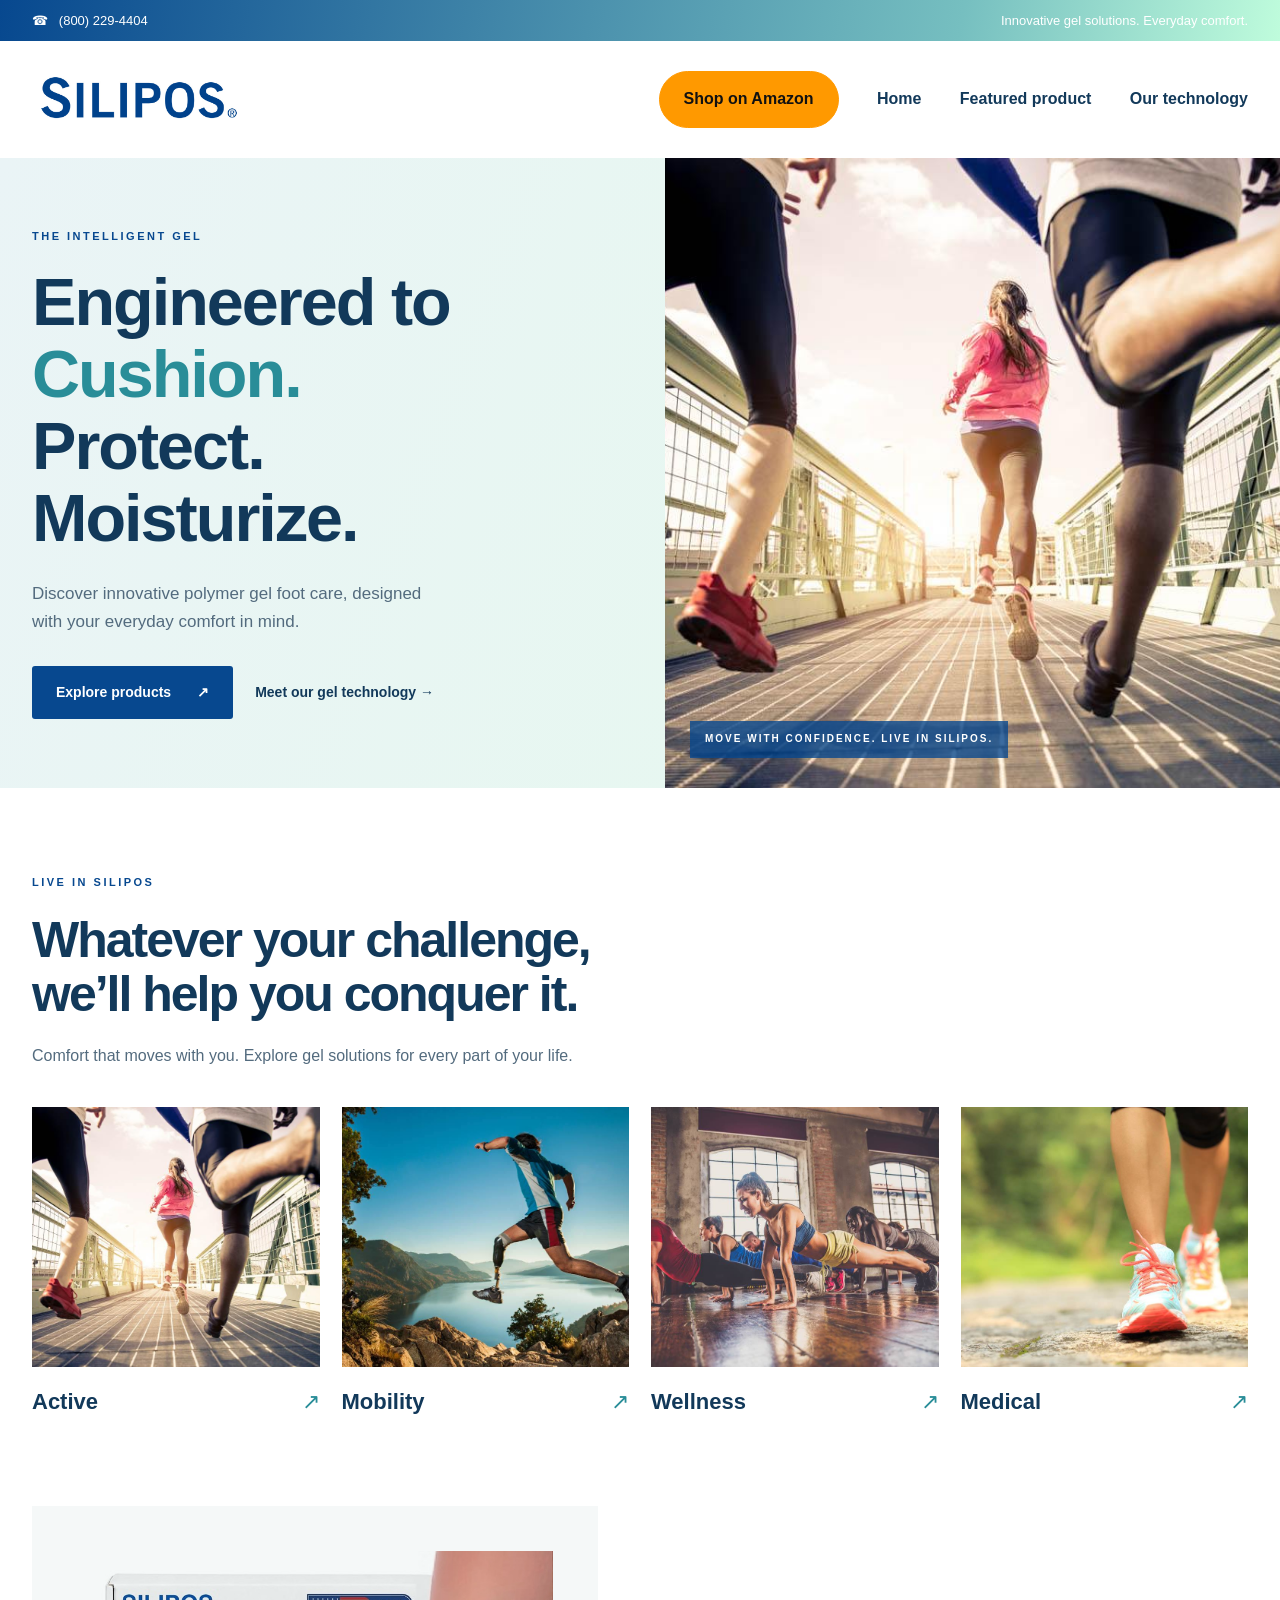
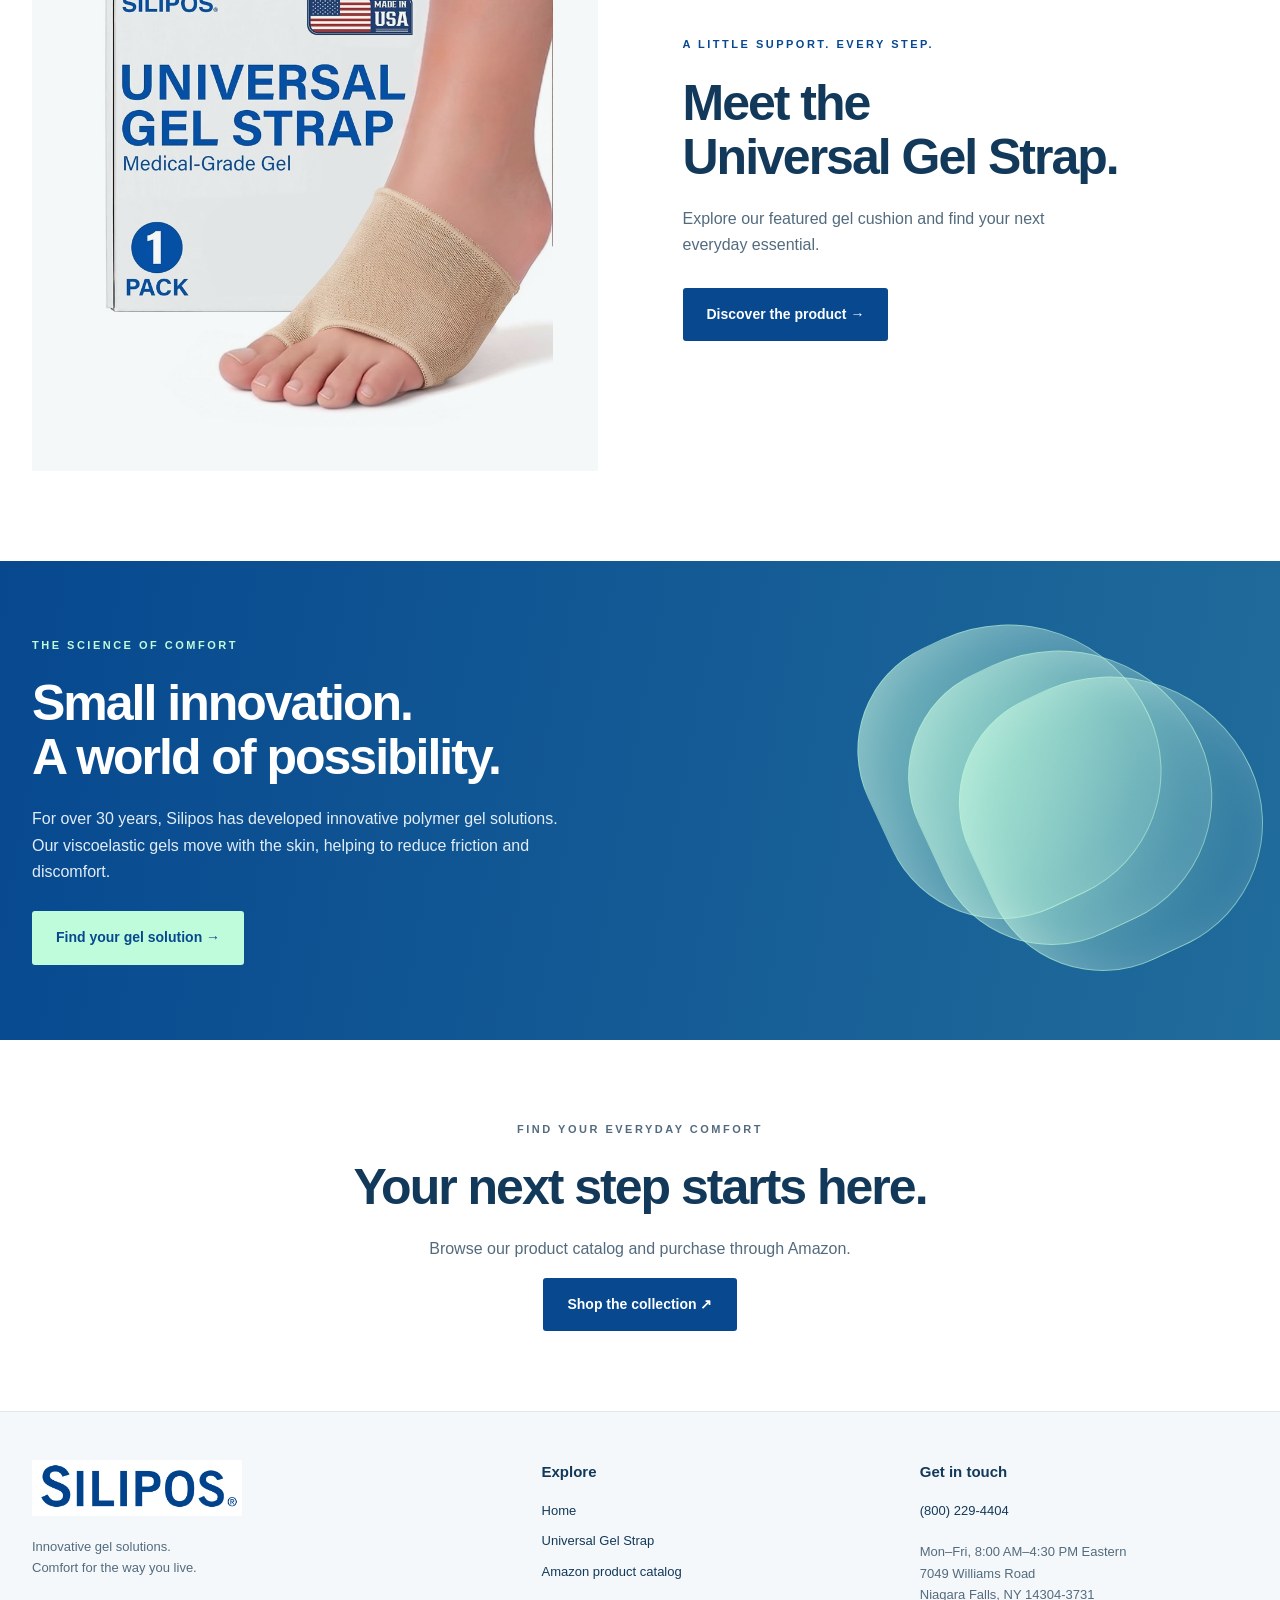
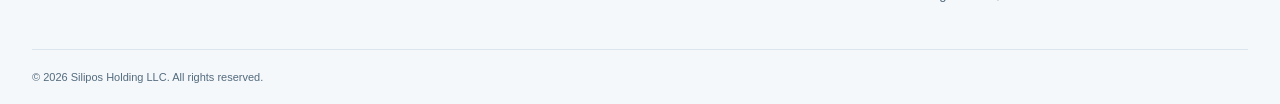
<file: html/home.html>
<!doctype html>
<html lang="en"><head><meta charset="utf-8"><meta name="viewport" content="width=device-width, initial-scale=1"><meta name="description" content="Explore Silipos gel solutions and discover everyday comfort."><title>Innovative Gel Solutions | Silipos</title><link rel="stylesheet" href="site.css"></head><body><div class="site-header"><div class="topbar"><div class="wrap"><a href="tel:8002294404">☎ &nbsp; (800) 229-4404</a><span>Innovative gel solutions. Everyday comfort.</span></div></div><header class="wrap header"><span><img class="logo" src="assets/logo.jpg" alt="Silipos — The intelligent gel"></span><nav aria-label="Main navigation"><a class="nav-shop" href="index.html">Shop on Amazon</a><a href="home.html">Home</a><a href="product.html">Featured product</a><span>Our technology</span></nav></header></div><main><section class="hero"><div class="wrap hero-inner"><div class="hero-copy"><p class="eyebrow">THE INTELLIGENT GEL</p><h1>Engineered to<br><span>Cushion.</span><br>Protect.<br>Moisturize.</h1><p>Discover innovative polymer gel foot care, designed with your everyday comfort in mind.</p><div class="actions"><a class="button" href="index.html">Explore products <span>↗</span></a><a class="text-link" href="#technology">Meet our gel technology →</a></div></div><div class="hero-photo"><img src="assets/active.jpg" alt="Runners enjoying an active life outdoors"><div class="photo-caption">MOVE WITH CONFIDENCE. LIVE IN SILIPOS.</div></div></div></section><section class="intro wrap"><p class="eyebrow">LIVE IN SILIPOS</p><h2>Whatever your challenge,<br>we’ll help you conquer it.</h2><p>Comfort that moves with you. Explore gel solutions for every part of your life.</p><div class="categories"><a class="category" href="index.html"><img loading="lazy" src="assets/active.jpg" alt="Active lifestyle"><span>Active <b>↗</b></span></a><a class="category" href="index.html"><img loading="lazy" src="assets/mobility.jpg" alt="Mobility lifestyle"><span>Mobility <b>↗</b></span></a><a class="category" href="index.html"><img loading="lazy" src="assets/wellness.jpg" alt="Wellness lifestyle"><span>Wellness <b>↗</b></span></a><a class="category" href="index.html"><img loading="lazy" src="assets/medical.jpg" alt="Medical lifestyle"><span>Medical <b>↗</b></span></a></div></section><section class="feature wrap"><div class="product-visual"><img loading="lazy" src="assets/strap.jpg" alt="Silipos Universal Gel Strap"></div><div><p class="eyebrow">A LITTLE SUPPORT. EVERY STEP.</p><h2>Meet the<br>Universal Gel Strap.</h2><p>Explore our featured gel cushion and find your next everyday essential.</p><a class="button" href="product.html">Discover the product →</a></div></section><section class="technology" id="technology"><div class="wrap technology-inner"><p class="eyebrow">THE SCIENCE OF COMFORT</p><h2>Small innovation.<br>A world of possibility.</h2><p>For over 30 years, Silipos has developed innovative polymer gel solutions. Our viscoelastic gels move with the skin, helping to reduce friction and discomfort.</p><a class="button" href="index.html">Find your gel solution →</a></div><div class="gel-art" aria-hidden="true"><span></span><span></span><span></span></div></section><section class="wrap closing"><p class="eyebrow">FIND YOUR EVERYDAY COMFORT</p><h2>Your next step starts here.</h2><p>Browse our product catalog and purchase through Amazon.</p><a class="button" href="index.html">Shop the collection ↗</a></section></main><footer><div class="wrap footer-grid"><div><img class="logo" src="assets/logo.jpg" alt="Silipos"><p>Innovative gel solutions.<br>Comfort for the way you live.</p></div><div><h3>Explore</h3><a href="home.html">Home</a><a href="product.html">Universal Gel Strap</a><a href="index.html">Amazon product catalog</a></div><div><h3>Get in touch</h3><a href="tel:8002294404">(800) 229-4404</a><p>Mon–Fri, 8:00 AM–4:30 PM Eastern<br>7049 Williams Road<br>Niagara Falls, NY 14304-3731</p></div></div><div class="wrap copyright">© 2026 Silipos Holding LLC. All rights reserved.</div></footer></body></html>
</file>
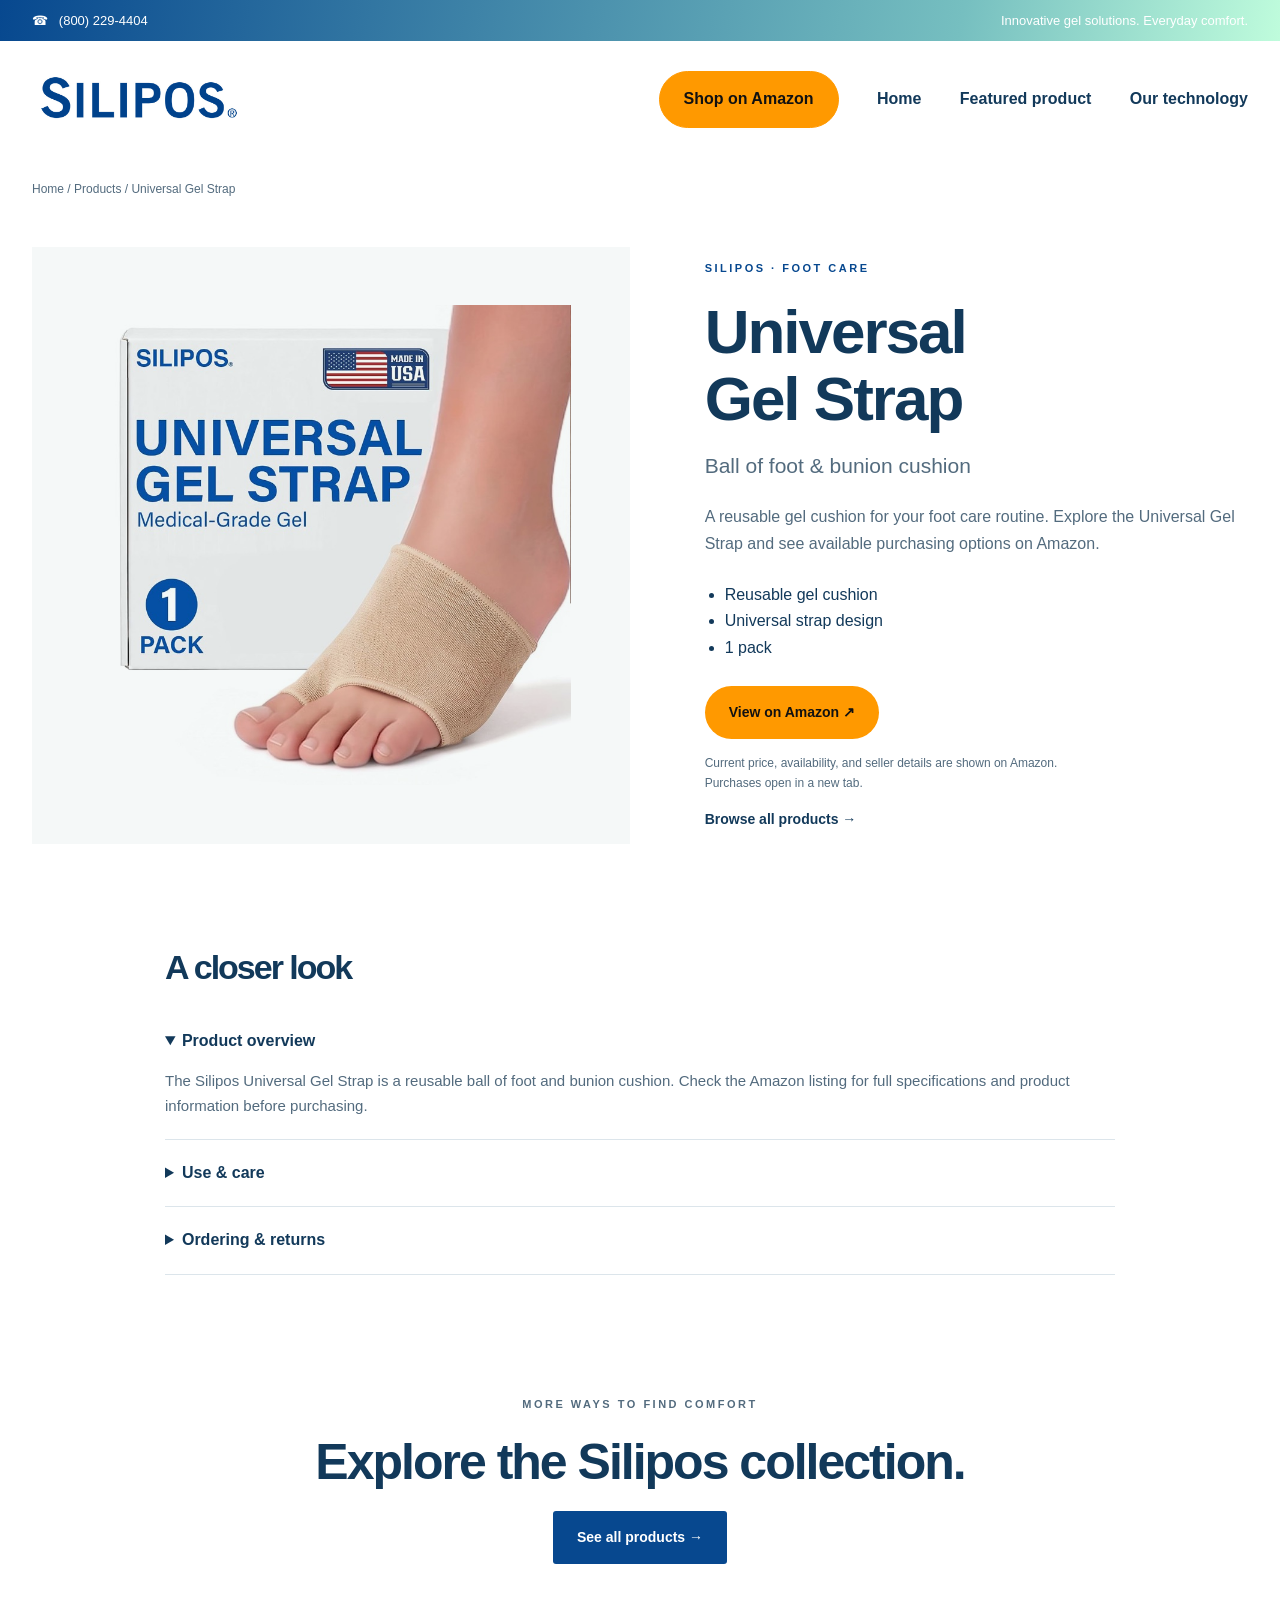
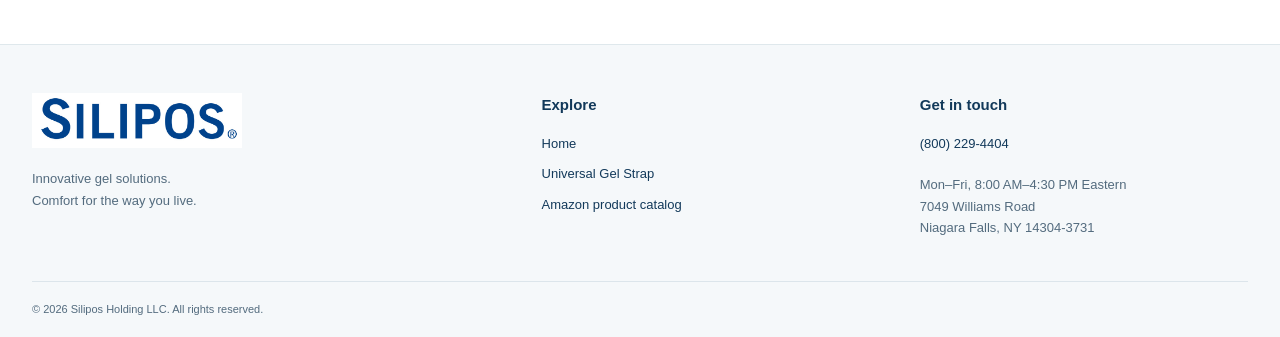
<file: html/product.html>
<!doctype html>
<html lang="en"><head><meta charset="utf-8"><meta name="viewport" content="width=device-width, initial-scale=1"><meta name="description" content="Explore Silipos gel solutions and discover everyday comfort."><title>Universal Gel Strap | Silipos</title><link rel="stylesheet" href="site.css"></head><body><div class="site-header"><div class="topbar"><div class="wrap"><a href="tel:8002294404">☎ &nbsp; (800) 229-4404</a><span>Innovative gel solutions. Everyday comfort.</span></div></div><header class="wrap header"><span><img class="logo" src="assets/logo.jpg" alt="Silipos — The intelligent gel"></span><nav aria-label="Main navigation"><a class="nav-shop" href="index.html">Shop on Amazon</a><a href="home.html">Home</a><a href="product.html">Featured product</a><span>Our technology</span></nav></header></div><main><div class="wrap breadcrumb"><a href="home.html">Home</a> / <a href="index.html">Products</a> / Universal Gel Strap</div><section class="wrap product-detail"><div class="product-visual"><img src="assets/strap.jpg" alt="Universal Gel Strap ball of foot and bunion cushion"></div><div class="product-info"><p class="eyebrow">SILIPOS · FOOT CARE</p><h1>Universal<br>Gel Strap</h1><p class="product-subtitle">Ball of foot &amp; bunion cushion</p><p>A reusable gel cushion for your foot care routine. Explore the Universal Gel Strap and see available purchasing options on Amazon.</p><ul class="benefits"><li>Reusable gel cushion</li><li>Universal strap design</li><li>1 pack</li></ul><a class="button button-amazon" href="https://www.amazon.com/dp/B000ITCZFQ" target="_blank" rel="noopener noreferrer">View on Amazon ↗</a><p class="purchase-note">Current price, availability, and seller details are shown on Amazon. Purchases open in a new tab.</p><a class="text-link" href="index.html">Browse all products →</a></div></section><section class="wrap details"><h2>A closer look</h2><details open><summary>Product overview</summary><p>The Silipos Universal Gel Strap is a reusable ball of foot and bunion cushion. Check the Amazon listing for full specifications and product information before purchasing.</p></details><details><summary>Use &amp; care</summary><p>Follow the directions and care instructions supplied with your product.</p></details><details><summary>Ordering &amp; returns</summary><p>Orders are placed through Amazon and fulfilled by Amazon or the listed seller. Contact Amazon or the seller for shipping, returns, refunds, and order support.</p></details></section><section class="wrap closing"><p class="eyebrow">MORE WAYS TO FIND COMFORT</p><h2>Explore the Silipos collection.</h2><a class="button" href="index.html">See all products →</a></section></main><footer><div class="wrap footer-grid"><div><img class="logo" src="assets/logo.jpg" alt="Silipos"><p>Innovative gel solutions.<br>Comfort for the way you live.</p></div><div><h3>Explore</h3><a href="home.html">Home</a><a href="product.html">Universal Gel Strap</a><a href="index.html">Amazon product catalog</a></div><div><h3>Get in touch</h3><a href="tel:8002294404">(800) 229-4404</a><p>Mon–Fri, 8:00 AM–4:30 PM Eastern<br>7049 Williams Road<br>Niagara Falls, NY 14304-3731</p></div></div><div class="wrap copyright">© 2026 Silipos Holding LLC. All rights reserved.</div></footer></body></html>
</file>
<file: html/site.css>
:root{--blue:#07488f;--ink:#12395a;--mint:#bffcdc;--muted:#536b7e}*{box-sizing:border-box}body{margin:0;font-family:Arial,Helvetica,sans-serif;color:var(--ink);line-height:1.65}a{color:inherit}img{max-width:100%;display:block}h1,h2,h3,p{margin-top:0}h1,h2{line-height:1.08;letter-spacing:-2px}h2{font-size:clamp(32px,4vw,50px);font-weight:600;margin-bottom:22px}.wrap{width:min(1240px,calc(100% - 64px));margin:auto}.topbar{background:linear-gradient(100deg,#07488f,#76bfc0 75%,#bffcdc);color:white;font-size:13px}.topbar .wrap{display:flex;justify-content:space-between;padding-block:10px}.topbar a{text-decoration:none}.header{display:flex;justify-content:space-between;align-items:center;gap:32px;padding-block:26px}.logo{width:210px}nav{display:flex;align-items:center;gap:28px;font-size:14px;font-weight:600}nav a{text-decoration:none}nav a:hover,.text-link:hover{text-decoration:underline}.nav-shop{border:1px solid #c5d9e0;padding:11px 17px;border-radius:3px}.hero{background:linear-gradient(110deg,#eaf4f6,#e5f9ed);overflow:hidden}.hero-inner{display:grid;grid-template-columns:1fr 1fr;min-height:630px;align-items:center;gap:50px}.hero-copy{padding:55px 0}.eyebrow{font-size:11px;font-weight:700;letter-spacing:2.5px;color:var(--blue);margin-bottom:22px}h1{font-size:clamp(48px,5.2vw,73px);font-weight:600;margin-bottom:25px}.hero h1 span{color:#298d98}.hero-copy>p:not(.eyebrow){max-width:420px;color:var(--muted);font-size:17px}.actions{display:flex;align-items:center;flex-wrap:wrap;gap:22px;margin-top:30px}.button{display:inline-flex;align-items:center;justify-content:center;gap:26px;background:var(--blue);color:white;text-decoration:none;font-size:14px;font-weight:600;padding:15px 24px;border-radius:3px;transition:background .2s}.button:hover{background:#176c9e}.text-link{font-size:14px;font-weight:600;text-decoration:none}.hero-photo{height:100%;position:relative;min-height:630px}.hero-photo>img{position:absolute;width:calc(100% + 100px);max-width:none;height:100%;object-fit:cover;object-position:center}.photo-caption{position:absolute;bottom:30px;left:25px;color:white;font-size:10px;font-weight:bold;letter-spacing:2px;background:#07488fc9;padding:10px 15px}.intro{padding-block:85px}.intro>p:not(.eyebrow){color:var(--muted)}.categories{display:grid;grid-template-columns:repeat(4,1fr);gap:22px;margin-top:38px}.category{text-decoration:none;overflow:hidden}.category img{width:100%;height:260px;object-fit:cover;transition:transform .25s}.category:hover img{transform:scale(1.025)}.category span{display:flex;justify-content:space-between;padding-top:17px;font-size:22px;font-weight:600}.category b{font-weight:400;color:#298d98}.feature{display:grid;grid-template-columns:1fr 1fr;gap:85px;align-items:center;padding-bottom:90px}.product-visual{background:#f5f8f8;padding:45px;display:flex;align-items:center;justify-content:center;aspect-ratio:1}.product-visual img{width:100%;height:100%;max-height:480px;object-fit:contain;mix-blend-mode:multiply}.feature p:not(.eyebrow){max-width:400px;color:var(--muted);margin-bottom:30px}.technology{position:relative;overflow:hidden;background:linear-gradient(100deg,#07488f,#206c9b);color:white}.technology-inner{padding-block:75px;position:relative;z-index:1}.technology .eyebrow{color:var(--mint)}.technology p:not(.eyebrow){max-width:540px;color:#e1edf6}.technology .button{background:var(--mint);color:var(--blue);margin-top:10px}.gel-art{position:absolute;right:8%;top:40px;width:330px;height:330px;transform:rotate(-25deg)}.gel-art span{position:absolute;inset:20px;border-radius:42% 58% 50% 45%;background:linear-gradient(130deg,#bffcdc99,#bffcdc08);border:1px solid #bffcdc88;box-shadow:inset 8px 8px 40px #ffffff30}.gel-art span:nth-child(2){transform:translate(35px,45px)}.gel-art span:nth-child(3){transform:translate(70px,90px)}.closing{text-align:center;padding-block:80px}.closing p{color:var(--muted)}footer{border-top:1px solid #dfe8ec;background:#f5f8fa;padding:48px 0 18px}.footer-grid{display:grid;grid-template-columns:1.4fr 1fr 1fr;gap:50px;font-size:13px}.footer-grid h3{font-size:15px}.footer-grid p{margin-top:20px;color:var(--muted)}.footer-grid a{display:block;text-decoration:none;margin-bottom:9px}.copyright{font-size:11px;color:var(--muted);border-top:1px solid #dce5eb;padding-top:18px;margin-top:30px}.breadcrumb{font-size:12px;color:var(--muted);padding-block:22px}.breadcrumb a{text-decoration:none}.product-detail{display:grid;grid-template-columns:1.1fr 1fr;gap:75px;align-items:center;padding-block:25px 65px}.product-info h1{font-size:62px;margin-bottom:16px}.product-subtitle{font-size:21px}.product-info>p:not(.eyebrow){color:var(--muted)}.benefits{padding-left:20px;margin-block:25px}.purchase-note{font-size:12px;max-width:370px;margin-top:15px}.details{max-width:950px;padding-block:40px}.details h2{font-size:34px}.details details{border-bottom:1px solid #dce5eb;padding:20px 0}.details summary{cursor:pointer;font-weight:600}.details details p{color:var(--muted);font-size:15px;margin:15px 0 0}a:focus-visible,summary:focus-visible{outline:3px solid #298d98;outline-offset:5px}@media(min-width:1600px){.hero-photo>img{width:calc(100% + 250px)}}@media(max-width:900px){nav{gap:15px;font-size:12px}.logo{width:175px}.hero-inner{gap:25px}.categories{grid-template-columns:repeat(2,1fr)}.feature,.product-detail{gap:35px}.gel-art{right:-100px;opacity:.4}.product-info h1{font-size:48px}}@media(max-width:600px){.wrap{width:calc(100% - 36px)}.topbar .wrap>span{display:none}.header{align-items:flex-start;flex-direction:column;gap:20px;padding-block:20px}nav{flex-wrap:wrap;gap:14px 20px}.nav-shop{padding:7px 10px}.hero-inner,.feature,.product-detail{grid-template-columns:1fr}.hero-inner{gap:0}.hero-copy{padding:40px 0}.hero-photo{min-height:340px;margin-inline:-18px}.hero-photo>img{width:100%}.hero h1{font-size:53px}.intro{padding-block:55px}.categories{gap:22px 16px}.category img{height:200px}.category span{font-size:20px}.feature{gap:30px;padding-bottom:55px}.product-visual{padding:25px}.technology-inner{padding-block:55px}.gel-art{display:none}.footer-grid{grid-template-columns:1fr;gap:25px}.closing{padding-block:55px}.product-info h1{font-size:50px}.product-detail{padding-top:10px}.breadcrumb{font-size:11px}.photo-caption{font-size:9px;left:18px}}

/* Amazon purchase buttons match the catalog orange. */
.nav-shop,.button-amazon{background:#ff9900;color:#111;border-color:#ff9900}
.nav-shop:hover,.button-amazon:hover{background:#e68a00;border-color:#e68a00;text-decoration:none}

/* Shared full-width demo header across the home, product, and catalog pages. */
.site-header{background:#fff}
.site-header .header{width:calc(100% - 64px);max-width:1600px;gap:clamp(32px,5vw,90px);padding-block:30px}
.site-header .header>span{flex:0 0 auto}
.site-header nav{flex:1;justify-content:flex-end;gap:clamp(24px,3vw,48px);font-size:16px}
.site-header nav>span,.site-header nav>a{white-space:nowrap}
.nav-shop,.button-amazon{border-radius:999px}
.site-header .nav-shop{display:inline-flex;align-items:center;justify-content:center;padding:14px 24px;text-decoration:none;transition:background .2s}
@media(max-width:1050px){.site-header .header{gap:28px;flex-wrap:wrap}.site-header nav{flex-basis:100%;gap:20px;flex-wrap:wrap}}
@media(max-width:600px){.site-header .header{width:calc(100% - 36px);padding-block:22px}.site-header nav{width:100%;font-size:14px;gap:18px 24px}.site-header .nav-shop{padding:12px 20px}}
</file>
